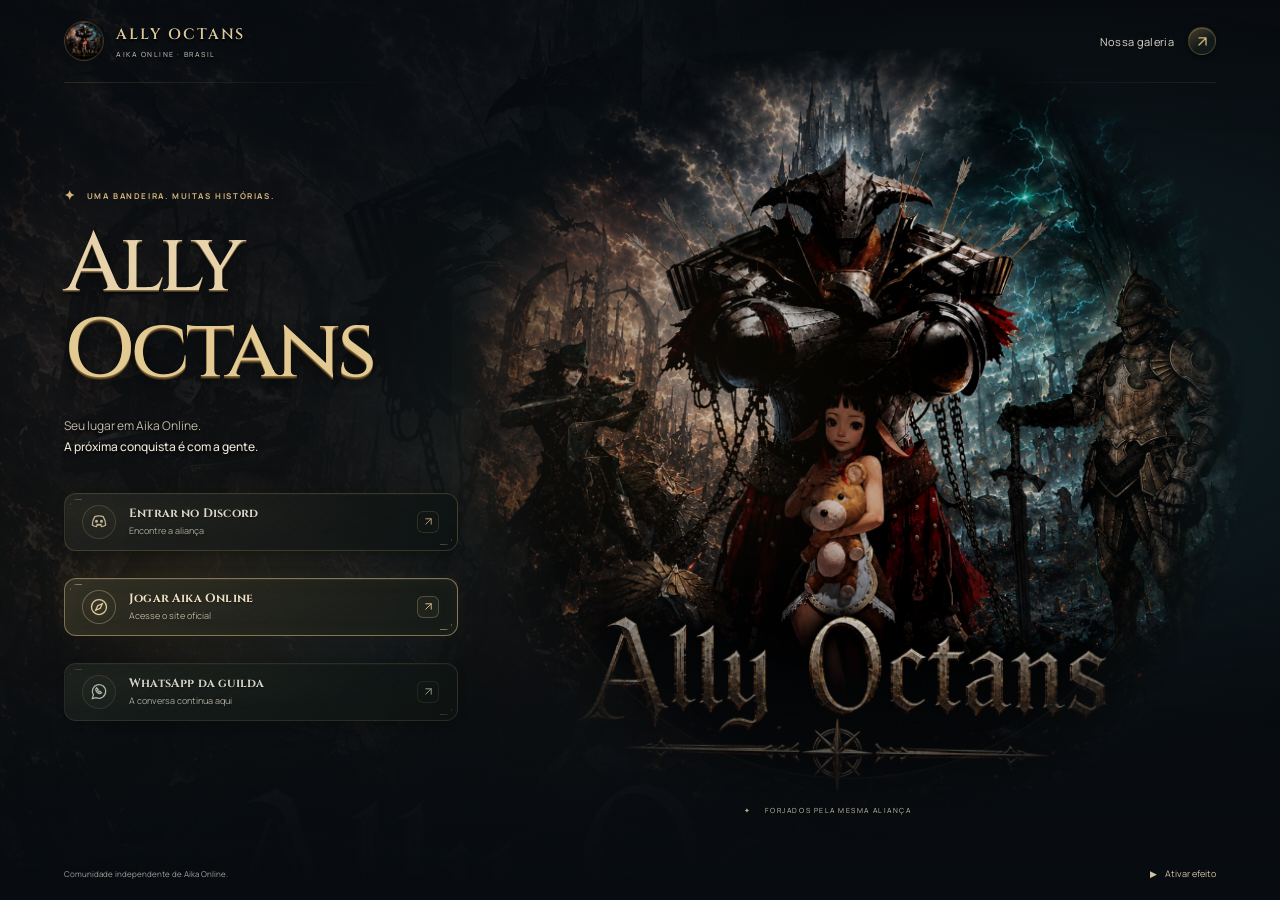
<file: index.html>
<!doctype html>
<html lang="pt-BR">
<head>
  <meta charset="utf-8">
  <meta name="viewport" content="width=device-width, initial-scale=1, viewport-fit=cover">
  <meta name="theme-color" content="#080c10">
  <meta name="description" content="Ally Octans: sua aliança em Aika Online. Entre no Discord, acesse o jogo e participe do WhatsApp da guilda.">
  <meta property="og:type" content="website">
  <meta property="og:title" content="Ally Octans — Sua aliança em Aika Online">
  <meta property="og:description" content="Uma bandeira. Muitas histórias. A próxima conquista é com a gente.">
  <meta property="og:image" content="https://rafaellorenzon.github.io/ally-octans/assets/octans-guerreiros.jpg">
  <meta property="og:url" content="https://rafaellorenzon.github.io/ally-octans/">
  <meta name="twitter:card" content="summary_large_image">
  <title>Ally Octans — Sua aliança em Aika Online</title>
  <link rel="icon" href="assets/favicon.svg" type="image/svg+xml">
  <link rel="preload" href="assets/octans-guerreiros.jpg" as="image">
  <link rel="stylesheet" href="style.css?v=5">
  <script src="script.js?v=2" defer></script>
</head>
<body class="home" data-motion="off">
  <a class="skip" href="#canais">Ir para os links</a>
  <div class="world" aria-hidden="true">
    <div class="world-glow"></div>
    <div class="scene-stage"><div class="scene-depth" id="scene-depth">
      <div class="orbit"></div>
      <img class="scene-poster" src="assets/octans-guerreiros.jpg" alt="" width="1254" height="1254">
      <video id="scene-video" class="scene-video" muted loop playsinline preload="none" poster="assets/octans-guerreiros.jpg" data-source="assets/octans-filme.mp4" tabindex="-1"></video>
      <div class="scene-light"></div>
    </div></div>
    <div class="world-shade"></div>
    <div class="embers"><i></i><i></i><i></i><i></i></div>
  </div>
  <div class="screen">
    <header class="header">
      <a class="brand" href="./" aria-label="Ally Octans — início"><img src="assets/octans-emblema.jpg" alt="" width="40" height="40"><span>ALLY OCTANS<small>AIKA ONLINE · BRASIL</small></span></a>
      <a class="gallery-link" href="galeria.html">Nossa galeria <span aria-hidden="true"><svg class="ui-arrow" width="17" height="17" viewBox="0 0 24 24" fill="none" stroke="currentColor" stroke-width="1.8" stroke-linecap="round" stroke-linejoin="round" aria-hidden="true" focusable="false"><path d="M7 17 17 7M7 7h10v10"/></svg></span></a>
    </header>
    <main class="hero-main">
      <div class="hero-copy">
        <p class="eyebrow"><span aria-hidden="true">✦</span> UMA BANDEIRA. MUITAS HISTÓRIAS.</p>
        <h1>Ally<br><em>Octans</em></h1>
        <p class="tagline">Seu lugar em Aika Online.<br><strong>A próxima conquista é com a gente.</strong></p>
        <nav class="channels" id="canais" aria-label="Junte-se à Ally Octans">
          <a class="channel discord" href="https://discord.gg/MzQsPjSUYB" target="_blank" rel="noopener noreferrer">
            <span class="channel-icon" aria-hidden="true"><svg viewBox="0 0 24 24" fill="none" stroke="currentColor" stroke-width="1.6"><path d="M7 5.5c3-1 7-1 10 0 2 3 3 6 3 10-2 1.5-4 2-5 2l-1-2H10l-1 2c-1 0-3-.5-5-2 0-4 1-7 3-10Z"/><circle cx="9" cy="11" r="1" fill="currentColor"/><circle cx="15" cy="11" r="1" fill="currentColor"/><path d="M9 15h6"/></svg></span>
            <span class="channel-copy"><b>Entrar no Discord</b><small>Encontre a aliança</small></span><span class="arrow" aria-hidden="true"><svg class="ui-arrow" width="17" height="17" viewBox="0 0 24 24" fill="none" stroke="currentColor" stroke-width="1.8" stroke-linecap="round" stroke-linejoin="round" aria-hidden="true" focusable="false"><path d="M7 17 17 7M7 7h10v10"/></svg></span>
          </a>
          <a class="channel game" href="https://aikaonline-br.cbmgames.com/" target="_blank" rel="noopener noreferrer">
            <span class="channel-icon" aria-hidden="true"><svg viewBox="0 0 24 24" fill="none" stroke="currentColor" stroke-width="1.5"><circle cx="12" cy="12" r="9"/><path d="m16 8-2.5 5.5L8 16l2.5-5.5L16 8Z"/></svg></span>
            <span class="channel-copy"><b>Jogar Aika Online</b><small>Acesse o site oficial</small></span><span class="arrow" aria-hidden="true"><svg class="ui-arrow" width="17" height="17" viewBox="0 0 24 24" fill="none" stroke="currentColor" stroke-width="1.8" stroke-linecap="round" stroke-linejoin="round" aria-hidden="true" focusable="false"><path d="M7 17 17 7M7 7h10v10"/></svg></span>
          </a>
          <a class="channel whatsapp" href="https://chat.whatsapp.com/KpiEi4zC5MpD2daIkDjlk1" target="_blank" rel="noopener noreferrer">
            <span class="channel-icon" aria-hidden="true"><svg viewBox="0 0 24 24" fill="none" stroke="currentColor" stroke-width="1.5"><path d="M20 11.5a8 8 0 0 1-11.5 7.2L4 20l1.3-4.5A8 8 0 1 1 20 11.5Z"/><path d="m9 7-1 2c.5 3 2 4.5 5 5l2-1-2-2-1 1-2-2 1-1-2-2Z"/></svg></span>
            <span class="channel-copy"><b>WhatsApp da guilda</b><small>A conversa continua aqui</small></span><span class="arrow" aria-hidden="true"><svg class="ui-arrow" width="17" height="17" viewBox="0 0 24 24" fill="none" stroke="currentColor" stroke-width="1.8" stroke-linecap="round" stroke-linejoin="round" aria-hidden="true" focusable="false"><path d="M7 17 17 7M7 7h10v10"/></svg></span>
          </a>
        </nav>
      </div>
      <p class="scene-caption" aria-hidden="true"><span>✦</span> FORJADOS PELA MESMA ALIANÇA</p>
    </main>
    <footer class="footer">
      <span>Comunidade independente de Aika Online.</span>
      <button id="effect-toggle" type="button" hidden><span class="effect-icon" aria-hidden="true">▶</span><span class="effect-label">Ativar efeito</span></button>
    </footer>
  </div>
</body>
</html>
</file>
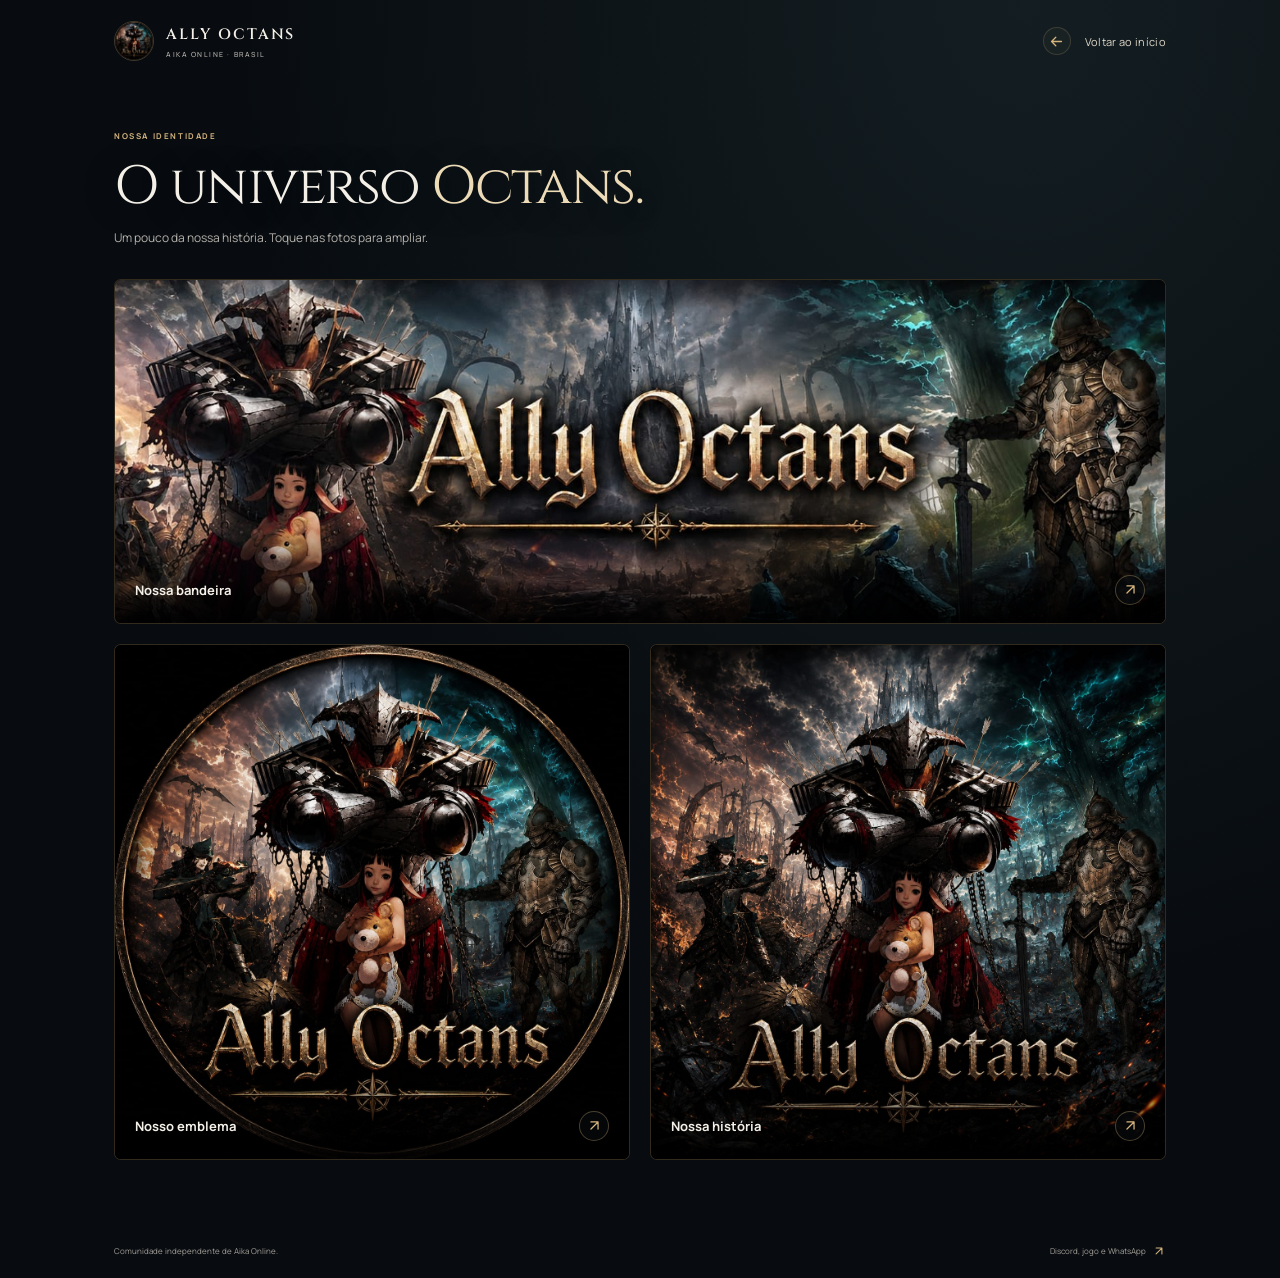
<file: galeria.html>
<!doctype html>
<html lang="pt-BR">
<head>
  <meta charset="utf-8">
  <meta name="viewport" content="width=device-width, initial-scale=1">
  <meta name="theme-color" content="#080c10">
  <meta name="description" content="Fotos e identidade da Ally Octans, comunidade de Aika Online.">
  <title>Galeria — Ally Octans</title>
  <link rel="icon" href="assets/favicon.svg" type="image/svg+xml">
  <link rel="stylesheet" href="style.css?v=5">
  <script src="script.js?v=2" defer></script>
</head>
<body class="gallery-page">
  <a class="skip" href="#galeria">Ir para a galeria</a>
  <div class="gallery-shell">
    <header class="header">
      <a class="brand" href="./" aria-label="Ally Octans — início"><img src="assets/octans-emblema.jpg" alt="" width="40" height="40"><span>ALLY OCTANS<small>AIKA ONLINE · BRASIL</small></span></a>
      <a class="gallery-link" href="./"><span aria-hidden="true"><svg class="ui-arrow" width="17" height="17" viewBox="0 0 24 24" fill="none" stroke="currentColor" stroke-width="1.8" stroke-linecap="round" stroke-linejoin="round" aria-hidden="true" focusable="false"><path d="M19 12H5m6-6-6 6 6 6"/></svg></span> Voltar ao início</a>
    </header>
    <main class="gallery-main" id="galeria">
      <div class="gallery-heading"><p class="eyebrow">NOSSA IDENTIDADE</p><h1>O universo <em>Octans.</em></h1><p>Um pouco da nossa história. Toque nas fotos para ampliar.</p></div>
      <div class="gallery-grid">
        <a class="gallery-item gallery-wide" href="assets/octans-banner.jpg" data-gallery data-title="Nossa bandeira"><img src="assets/octans-banner.jpg" alt="Banner panorâmico da Ally Octans com castelo, guerreiros e tempestade" width="1600" height="900"><span><b>Nossa bandeira</b><i aria-hidden="true"><svg class="ui-arrow" width="17" height="17" viewBox="0 0 24 24" fill="none" stroke="currentColor" stroke-width="1.8" stroke-linecap="round" stroke-linejoin="round" aria-hidden="true" focusable="false"><path d="M7 17 17 7M7 7h10v10"/></svg></i></span></a>
        <a class="gallery-item" href="assets/octans-emblema.jpg" data-gallery data-title="Nosso emblema"><img src="assets/octans-emblema.jpg" alt="Emblema circular dourado da Ally Octans" width="1254" height="1254" loading="lazy"><span><b>Nosso emblema</b><i aria-hidden="true"><svg class="ui-arrow" width="17" height="17" viewBox="0 0 24 24" fill="none" stroke="currentColor" stroke-width="1.8" stroke-linecap="round" stroke-linejoin="round" aria-hidden="true" focusable="false"><path d="M7 17 17 7M7 7h10v10"/></svg></i></span></a>
        <a class="gallery-item" href="assets/octans-guerreiros.jpg" data-gallery data-title="Nossa história"><img src="assets/octans-guerreiros.jpg" alt="Guerreiros da Ally Octans entre raios e um castelo sombrio" width="1254" height="1254" loading="lazy"><span><b>Nossa história</b><i aria-hidden="true"><svg class="ui-arrow" width="17" height="17" viewBox="0 0 24 24" fill="none" stroke="currentColor" stroke-width="1.8" stroke-linecap="round" stroke-linejoin="round" aria-hidden="true" focusable="false"><path d="M7 17 17 7M7 7h10v10"/></svg></i></span></a>
      </div>
    </main>
    <footer class="footer"><span>Comunidade independente de Aika Online.</span><a class="footer-link" href="./">Discord, jogo e WhatsApp <svg class="ui-arrow" width="17" height="17" viewBox="0 0 24 24" fill="none" stroke="currentColor" stroke-width="1.8" stroke-linecap="round" stroke-linejoin="round" aria-hidden="true" focusable="false"><path d="M7 17 17 7M7 7h10v10"/></svg></a></footer>
  </div>
  <dialog id="lightbox" aria-labelledby="lightbox-title"><button class="close-lightbox" type="button" aria-label="Fechar imagem">✕</button><img id="lightbox-image" src="assets/octans-banner.jpg" alt=""><div class="lightbox-footer"><h2 id="lightbox-title">Nossa bandeira</h2><span>ESC PARA FECHAR</span></div></dialog>
</body>
</html>
</file>
<file: style.css>
@import url('https://fonts.googleapis.com/css2?family=Cinzel:wght@400;500;600;700&family=Manrope:wght@400;500;600;700;800&display=swap');
:root{color-scheme:dark;--bg:#080c10;--gold:#d4b47d;--bright:#eddbb7;--muted:#a4a5a6}
*{box-sizing:border-box}
html{background:var(--bg)}
body{margin:0;color:#f4f0e8;font-family:Manrope,"Segoe UI",sans-serif}
a{color:inherit;text-decoration:none}
button{font:inherit;color:inherit;cursor:pointer}
button[hidden]{display:none!important}
a:focus-visible,button:focus-visible{outline:2px solid var(--bright);outline-offset:5px}
.skip{position:fixed;top:-100px;left:20px;padding:12px;background:var(--bright);color:#111;z-index:20}
.skip:focus{top:12px}
.screen{position:relative;z-index:2;height:100svh;min-height:540px;max-width:1600px;margin:auto;padding-inline:clamp(24px,5vw,88px);display:grid;grid-template-rows:82px minmax(0,1fr) 54px}
.header{display:flex;align-items:center;justify-content:space-between;gap:16px;min-width:0}
.brand{display:flex;align-items:center;gap:12px;flex-shrink:0;font-family:Cinzel,Georgia,serif;font-size:15px;letter-spacing:.13em;font-weight:600}
.brand img{border-radius:50%;width:40px;height:40px;border:1px solid #d4b47d44}
.brand small{display:block;font-family:Manrope,"Segoe UI",sans-serif;font-size:7px;font-weight:500;letter-spacing:.22em;margin-top:5px;color:#b5b1ab}
.gallery-link{font-size:11px;letter-spacing:.03em;color:#dfd7c9;display:flex;align-items:center;gap:14px;min-height:44px}
.gallery-link>span{display:inline-flex;align-items:center;justify-content:center;width:28px;height:28px;border:1px solid #d4b47d30;border-radius:50%;color:var(--gold);background:#d4b47d08}
.ui-arrow{display:block;width:17px;height:17px;flex-shrink:0}
.hero-main{min-height:0;position:relative;display:flex;align-items:center;padding:12px 0 25px}
.hero-copy{width:min(440px,46%);position:relative}
.eyebrow{display:flex;align-items:center;gap:10px;font-size:8px;font-weight:700;letter-spacing:.2em;color:var(--gold);margin:0 0 19px}
.eyebrow span{font-size:13px}
h1{font-family:Cinzel,Georgia,serif;font-weight:400;font-size:clamp(54px,6.5vw,92px);letter-spacing:-.045em;line-height:1.03;margin:0;text-shadow:0 4px 35px #0006}
h1 em{font-style:normal;color:var(--bright)}
.tagline{font-size:12px;line-height:1.8;color:#bebdbb;margin:20px 0 0}
.tagline strong{font-weight:500;color:#eee6d8}
/* Refined actions. Retain the old row footprints so the surrounding artwork and text do not move. */
.channels{display:grid;grid-auto-rows:74px;align-items:center;gap:11px;margin-top:27px;width:min(100%,394px);position:relative;isolation:isolate}
.channels::before{content:"";position:absolute;inset:-24px -35px -28px;z-index:-1;pointer-events:none;background:radial-gradient(ellipse at 18% 40%,#c3934020,transparent 62%),radial-gradient(ellipse at 85% 60%,#74b8c011,transparent 64%);mask-image:radial-gradient(ellipse,#000 30%,transparent 71%);-webkit-mask-image:radial-gradient(ellipse,#000 30%,transparent 71%)}
.channel{position:relative;isolation:isolate;display:flex;align-items:center;gap:13px;height:58px;min-height:44px;padding:8px 17px;border:1px solid #aa966344;border-radius:12px;background:linear-gradient(110deg,#232521c9,#0d1212dc);-webkit-backdrop-filter:blur(6px);backdrop-filter:blur(6px);box-shadow:inset 0 1px 0 #e0d1ac08,0 3px 9px #0003;color:#ddd7c9;text-shadow:0 1px 2px #0005;transition:border-color .2s,box-shadow .2s,background .2s,transform .15s;-webkit-tap-highlight-color:transparent;touch-action:manipulation}
.channel::before{content:"";position:absolute;inset:1px;z-index:-1;border-radius:inherit;background:radial-gradient(ellipse at 14% 30%,#bca77708,transparent 64%),repeating-linear-gradient(155deg,transparent 0 5px,#c9bfa603 6px,transparent 7px);pointer-events:none}
.channel::after{content:"";position:absolute;inset:5px;border-radius:7px;opacity:.35;background:linear-gradient(#b4a177,#b4a177) left top/12px 1px no-repeat,linear-gradient(#b4a177,#b4a177) left top/1px 6px no-repeat,linear-gradient(#b4a177,#b4a177) right bottom/12px 1px no-repeat,linear-gradient(#b4a177,#b4a177) right bottom/1px 6px no-repeat;pointer-events:none}
.channel.game{border-color:#b6a172a8;background:linear-gradient(110deg,#302f24dd,#151a17e0);box-shadow:inset 0 0 20px #b3a16a0d,inset 0 1px 0 #d8c69b16,0 0 14px #ac955018,0 3px 9px #0004;color:#eee1c3}
.channel.game::after{opacity:.65}
.channel.whatsapp{border-color:#a08d5f30;background:linear-gradient(110deg,#1c221fc4,#0e1412cf);color:#d2d1c7}
.channel.whatsapp::after{opacity:.23}
.channel-icon{position:relative;display:flex;align-items:center;justify-content:center;width:34px;height:34px;flex-shrink:0;border:1px solid #b29f733b;border-radius:50%;background:#c4b48d06;color:#c4b493}
.game .channel-icon{border-color:#bda77973;background:radial-gradient(circle,#b6a06a16,transparent 75%);color:#e0ce9e}
.whatsapp .channel-icon{border-color:#a799722c;color:#abb8aa;background:#b2bda006}
.channel-icon svg{position:relative;width:20px;height:20px}
.channel-copy{display:grid;gap:4px;min-width:0;position:relative}
.channel-copy b{font-family:Cinzel,Georgia,serif;font-size:12px;font-weight:700;letter-spacing:.015em;line-height:1.3}
.channel-copy small{font-size:9px;color:#aaa99e;line-height:1.4}
.game .channel-copy small{color:#bcb49f}
.arrow{position:relative;margin-left:auto;display:flex;align-items:center;justify-content:center;flex:0 0 24px;width:24px;height:24px;color:#ac9f80}
.arrow::before{content:"";position:absolute;inset:1px;border:1px solid #ad9d7530;border-radius:6px;background:#b4a37c03;transition:border-color .2s,background .2s}
.game .arrow{color:#d4bf8e}
.game .arrow::before{border-color:#bda57555;background:#b09d6510}
.whatsapp .arrow{color:#939886}
.whatsapp .arrow::before{border-color:#ad9d751e}
.arrow .ui-arrow{position:relative;width:13px;height:13px;transition:transform .2s}
@media(hover:hover) and (pointer:fine){
 .channel:hover{border-color:#b7a27380;background:linear-gradient(110deg,#2b2e26dd,#141b17e3);box-shadow:inset 0 1px 0 #d9cba712,0 4px 12px #0004}
 .channel.game:hover{border-color:#c2ae7bbf;box-shadow:inset 0 0 20px #b3a16a15,0 0 15px #ac955023,0 4px 12px #0004}
 .channel:hover .arrow::before{border-color:#b4a1777a;background:#b4a37c0c}
 .channel:hover .arrow .ui-arrow{transform:translate(1px,-1px)}
}
.channel:active{transform:translateY(1px);box-shadow:inset 0 1px 4px #0003}
.channel:focus-visible{outline:2px solid #c4b083;outline-offset:3px}
.scene-caption{position:absolute;left:59%;bottom:24px;font-size:7px;letter-spacing:.22em;color:#c9bea7;white-space:nowrap}
.scene-caption span{margin-right:11px;color:var(--gold)}
.footer{display:flex;align-items:center;justify-content:space-between;gap:10px;font-size:8px;color:#a39f98}
#effect-toggle{display:flex;align-items:center;gap:8px;border:0;background:none;padding:10px 0 10px 10px;font-size:9px;color:#d4c2a3;min-height:36px;white-space:nowrap}
.effect-icon{font-size:9px}
.world{position:fixed;inset:0;overflow:hidden;pointer-events:none}
.world::before{content:"";position:absolute;inset:0;background:url("assets/octans-guerreiros.jpg") center 38%/cover no-repeat;opacity:.22;filter:saturate(.65);mask-image:linear-gradient(90deg,#000,transparent 67%);-webkit-mask-image:linear-gradient(90deg,#000,transparent 67%)}
.home h1{font-weight:500;color:#e7d2ac;text-shadow:0 1px 0 #7b643e,0 2px 0 #493824,0 4px 2px #080b0c,0 10px 24px #000a}
.home h1 em{color:#e3ca93;text-shadow:0 1px 0 #856a3a,0 2px 0 #624626,0 3px 0 #302719,0 7px 15px #000b}
.home .brand{color:#dfca9c;text-shadow:0 2px 2px #000}
.home .tagline{color:#c0b9aa;text-shadow:0 2px 5px #000}
.home .gallery-link>span{border-color:#a78c5555;background:linear-gradient(145deg,#483f2c,#111a18 60%);box-shadow:inset 0 1px 0 #e2c89633,0 2px 4px #0007}
.home .screen::before{content:"";position:absolute;top:82px;left:clamp(24px,5vw,88px);right:clamp(24px,5vw,88px);height:1px;background:linear-gradient(90deg,#b39a6033,transparent 30%,transparent 80%,#b39a6022);pointer-events:none}
.world-glow{position:absolute;inset:0;background:radial-gradient(ellipse at 77% 42%,#18353888 0%,transparent 52%),radial-gradient(ellipse at 22% 60%,#65503436,transparent 53%)}
.scene-stage{position:absolute;width:min(86svh,930px);height:min(86svh,930px);left:66%;top:49%;transform:translate(-50%,-50%);perspective:1100px}
.scene-depth{position:relative;width:100%;height:100%;transform-style:preserve-3d;transform:rotateX(var(--tilt-x,0deg)) rotateY(var(--tilt-y,-4deg)) translate3d(var(--shift-x,0px),var(--shift-y,0px),0);transition:transform .22s;will-change:transform}
.scene-poster,.scene-video{position:absolute;inset:0;width:100%;height:100%;object-fit:contain;mask-image:radial-gradient(ellipse at 50% 48%,#000 38%,#000c 58%,transparent 73%);-webkit-mask-image:radial-gradient(ellipse at 50% 48%,#000 38%,#000c 58%,transparent 73%);filter:brightness(.87) contrast(1.05);transform:translateZ(10px)}
.scene-video{opacity:0;transition:opacity .8s}
.scene-video.is-ready{opacity:1}
.scene-light{position:absolute;inset:0;background:radial-gradient(ellipse at 25% 45%,#f9b84e12,transparent 38%);transform:translateZ(40px)}
.orbit{position:absolute;inset:7%;border:1px solid #d4b47d18;border-radius:50%;transform:translateZ(-30px) rotateX(12deg);box-shadow:0 0 100px #bf99410a}
.world-shade{position:absolute;inset:0;background:linear-gradient(90deg,#080c1066 0%,#080c1099 25%,#080c1033 48%,transparent 72%),linear-gradient(0deg,#080c10 0%,transparent 30%,transparent 85%,#080c1044)}
.embers{position:absolute;inset:0}
.embers i{position:absolute;width:3px;height:3px;border-radius:50%;background:#f4d29c;box-shadow:0 0 9px #ecbc69;bottom:13%;left:48%;opacity:0;animation:float-up 9s linear infinite;animation-play-state:paused}
.embers i:nth-child(2){left:85%;bottom:26%;animation-delay:-3s}
.embers i:nth-child(3){left:66%;bottom:15%;animation-delay:-6s}
.embers i:nth-child(4){left:93%;bottom:42%;animation-delay:-4s;width:2px;height:2px}
body[data-motion=on] .embers i{animation-play-state:running}
body[data-motion=off] .scene-depth{transform:rotateY(-4deg);will-change:auto}
@keyframes float-up{0%{transform:translate3d(0,0,0);opacity:0}20%{opacity:.65}80%{opacity:.4}100%{transform:translate3d(-35px,-180px,0);opacity:0}}
/* Separate gallery: the home stays short. */
.gallery-page{background:radial-gradient(ellipse at 80% 0%,#21323677,transparent 55%),var(--bg)}
.gallery-shell{max-width:1180px;min-height:100svh;margin:auto;padding:0 clamp(22px,5vw,70px);display:flex;flex-direction:column}
.gallery-shell .header{min-height:82px}
.gallery-main{flex:1;padding:48px 0 64px}
.gallery-heading{margin-bottom:30px}
.gallery-heading h1{font-size:clamp(30px,4.2vw,54px);letter-spacing:-.03em}
.gallery-heading>p:last-child{font-size:12px;line-height:1.8;color:#b5b2ab}
.gallery-grid{display:grid;grid-template-columns:1fr 1fr;gap:20px}
.gallery-item{position:relative;display:block;aspect-ratio:1;overflow:hidden;border:1px solid #d4b47d3b;border-radius:7px;background:#000}
.gallery-item.gallery-wide{grid-column:1/-1;aspect-ratio:3.05}
.gallery-item img{width:100%;height:100%;display:block;object-fit:cover;transition:transform .35s}
.gallery-wide img{transform:scale(1.07)}
.gallery-item:hover img{transform:scale(1.04)}
.gallery-wide:hover img{transform:scale(1.1)}
.gallery-item>span{position:absolute;inset:auto 0 0;padding:45px 20px 18px;background:linear-gradient(transparent,#000e);display:flex;justify-content:space-between;align-items:center;font-size:13px}
.gallery-item i{display:flex;align-items:center;justify-content:center;width:30px;height:30px;border:1px solid #d4b47d55;border-radius:50%;background:#080c1080;color:var(--gold);font-style:normal}
.footer-link{display:inline-flex;align-items:center;gap:6px}
.footer-link .ui-arrow{width:14px;height:14px;color:var(--gold)}
.gallery-shell .footer{padding:20px 0;min-height:54px}
#lightbox{width:min(90vw,1000px);max-height:94svh;padding:0;border:1px solid #d4b47d55;background:#080c10;border-radius:8px;overflow:auto}
#lightbox::backdrop{background:#000d;backdrop-filter:blur(8px)}
#lightbox-image{display:block;max-width:100%;max-height:80svh;object-fit:contain;margin:auto}
.close-lightbox{position:absolute;right:10px;top:10px;border:1px solid #fff5;background:#000c;width:42px;height:42px;border-radius:50%;font-size:19px}
.lightbox-footer{display:flex;justify-content:space-between;align-items:center;gap:15px;padding:14px 20px}
.lightbox-footer h2{font-size:13px;margin:0;font-weight:500}
.lightbox-footer span{font-size:8px;letter-spacing:.1em;color:#a9a299}
@media(min-width:1500px){.scene-stage{width:min(96svh,1050px);height:min(96svh,1050px);left:65%}}
@media(max-width:900px){.screen{padding-inline:30px}.hero-copy{width:48%}h1{font-size:68px}.channels{grid-auto-rows:70px}.channel{height:55px}.scene-stage{left:70%;width:83svh;height:83svh}}
@media(max-width:680px){
 .screen{padding-inline:22px;grid-template-rows:65px minmax(0,1fr) 44px}
 .brand{font-size:12px;gap:8px}.brand img{width:33px;height:33px}.brand small{font-size:6px}
 .gallery-link{font-size:10px;gap:7px}
 .hero-main{align-items:flex-end;justify-content:center;padding:12px 0 24px}
 .hero-copy{width:100%;max-width:360px;text-align:center}
 .eyebrow{font-size:6px;justify-content:center;gap:7px;margin-bottom:12px}
 h1{font-size:clamp(43px,12.5vw,65px);line-height:1.02}
 .tagline{font-size:11px;margin-top:13px}
 .channels{max-width:335px;margin:20px auto 0;grid-auto-rows:66px;gap:9px;text-align:left}
 .channel{height:52px;padding:7px 15px;gap:12px}.channel-icon{width:32px;height:32px}
 .channel-copy b{font-size:11px}.channel-copy small{font-size:8px}
 .world::before{background-position:36% 75%;background-size:auto 100%;opacity:.16;mask-image:linear-gradient(0deg,#000,transparent 70%);-webkit-mask-image:linear-gradient(0deg,#000,transparent 70%)}
 .home .screen::before{top:64px;left:22px;right:22px}
 .scene-stage{top:25px;left:50%;transform:translateX(-50%);width:min(112vw,560px);height:min(112vw,560px)}
 .world-shade{background:linear-gradient(0deg,#080c10b0 7%,#080c10c9 25%,#080c1099 46%,#080c1022 68%,#080c1033)}
 .scene-caption{display:none}.footer{font-size:6px}#effect-toggle{font-size:8px}
 .gallery-shell .header{min-height:65px}.gallery-main{padding:35px 0 40px}
 .gallery-heading .eyebrow{justify-content:flex-start}.gallery-heading h1{font-size:30px}
 .gallery-grid{gap:12px}.gallery-item.gallery-wide{aspect-ratio:2.2}.gallery-wide img{transform:scale(1.3)}
 .gallery-wide:hover img{transform:scale(1.33)}.gallery-item>span{font-size:10px;padding:25px 10px 10px}
}
@media(min-width:681px) and (max-height:740px){.screen{grid-template-rows:64px minmax(0,1fr) 42px}h1{font-size:62px}.eyebrow{margin-bottom:12px}.tagline{font-size:11px;margin-top:13px}.channels{grid-auto-rows:66px;gap:8px;margin-top:18px}.channel{height:52px;padding-block:7px}.hero-main{padding:8px 0}.home .screen::before{top:64px}}
@media(max-width:680px) and (max-height:690px){.screen{grid-template-rows:58px minmax(0,1fr) 38px}.hero-main{padding-bottom:13px}h1{font-size:44px}.eyebrow{margin-bottom:9px}.tagline{font-size:10px;margin-top:9px}.channels{margin-top:15px;grid-auto-rows:60px;gap:8px}.channel{height:47px;padding:6px 14px;border-radius:10px}.channel-icon{width:29px;height:29px}.channel-copy small{font-size:8px}.home .screen::before{top:57px}.scene-stage{top:0;width:104vw;height:104vw}}
@media(max-height:520px){
 .screen{min-height:340px;grid-template-rows:49px minmax(0,1fr) 29px;padding-inline:25px}
 .hero-main{align-items:center;justify-content:flex-start;padding:4px 0}
 .hero-copy{width:min(47%,350px);text-align:left}.eyebrow{font-size:5px;margin-bottom:5px;justify-content:flex-start}
 h1{font-size:34px}.tagline{font-size:8px;line-height:1.4;margin-top:7px}.tagline br{display:none}.tagline strong{display:block}
 .channels{margin:9px 0 0;grid-auto-rows:46px;gap:5px}.channel{height:44px;padding:7px 14px;gap:10px}.channel-copy b{font-size:10px}.channel-copy small{display:none}.channel-icon{width:26px;height:26px}.channel-icon svg{width:18px;height:18px}.arrow{flex-basis:24px;width:24px;height:24px}.home .screen::before{top:48px}
 .scene-stage{left:74%;top:50%;width:93svh;height:93svh;transform:translate(-50%,-50%)}
 .world-shade{background:linear-gradient(90deg,#080c10 0%,#080c10dd 35%,#080c1022 75%),linear-gradient(0deg,#080c10,transparent 35%)}
 .footer{font-size:6px}#effect-toggle{font-size:7px;min-height:29px;padding-block:5px}.scene-caption{display:none}
}
@media(prefers-reduced-motion:reduce){*,*::before,*::after{animation:none!important;transition:none!important}.scene-depth,body[data-motion=off] .scene-depth,.channel:hover,.channel:active{transform:none}}
</file>
